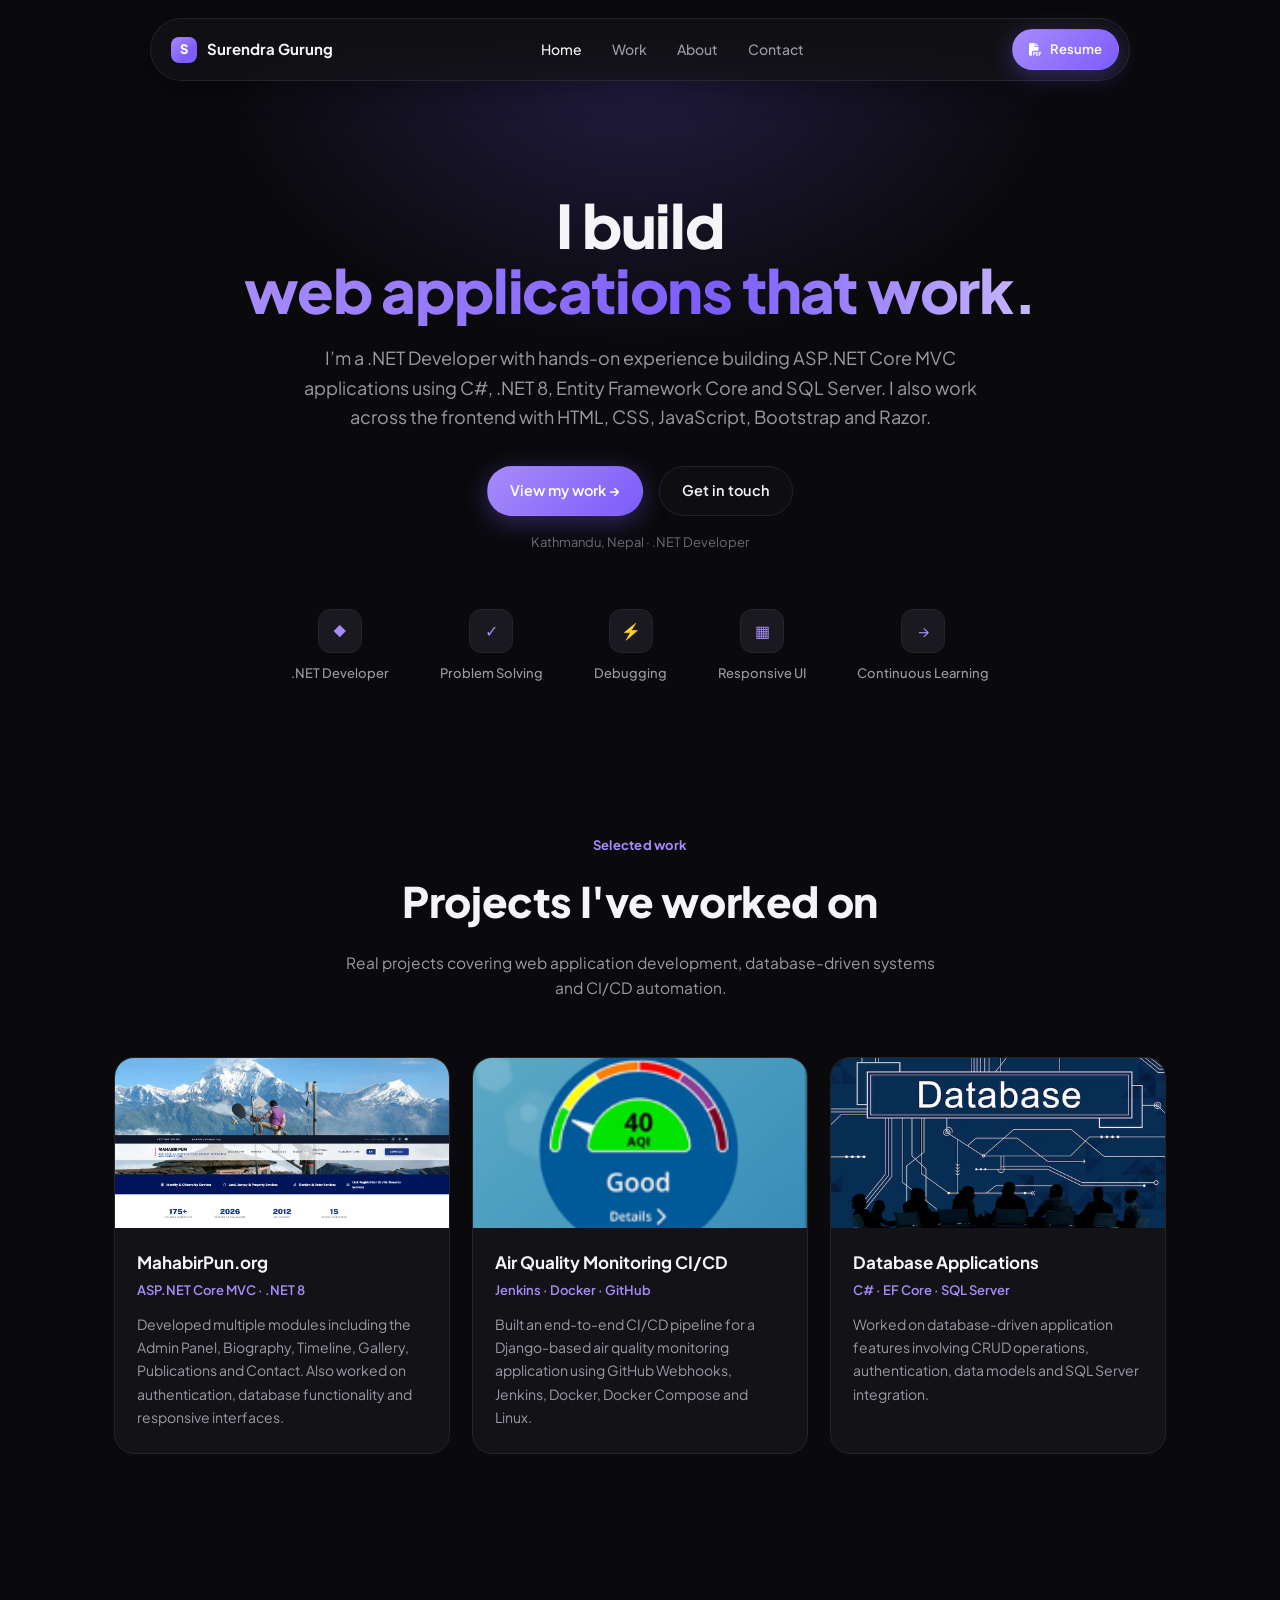
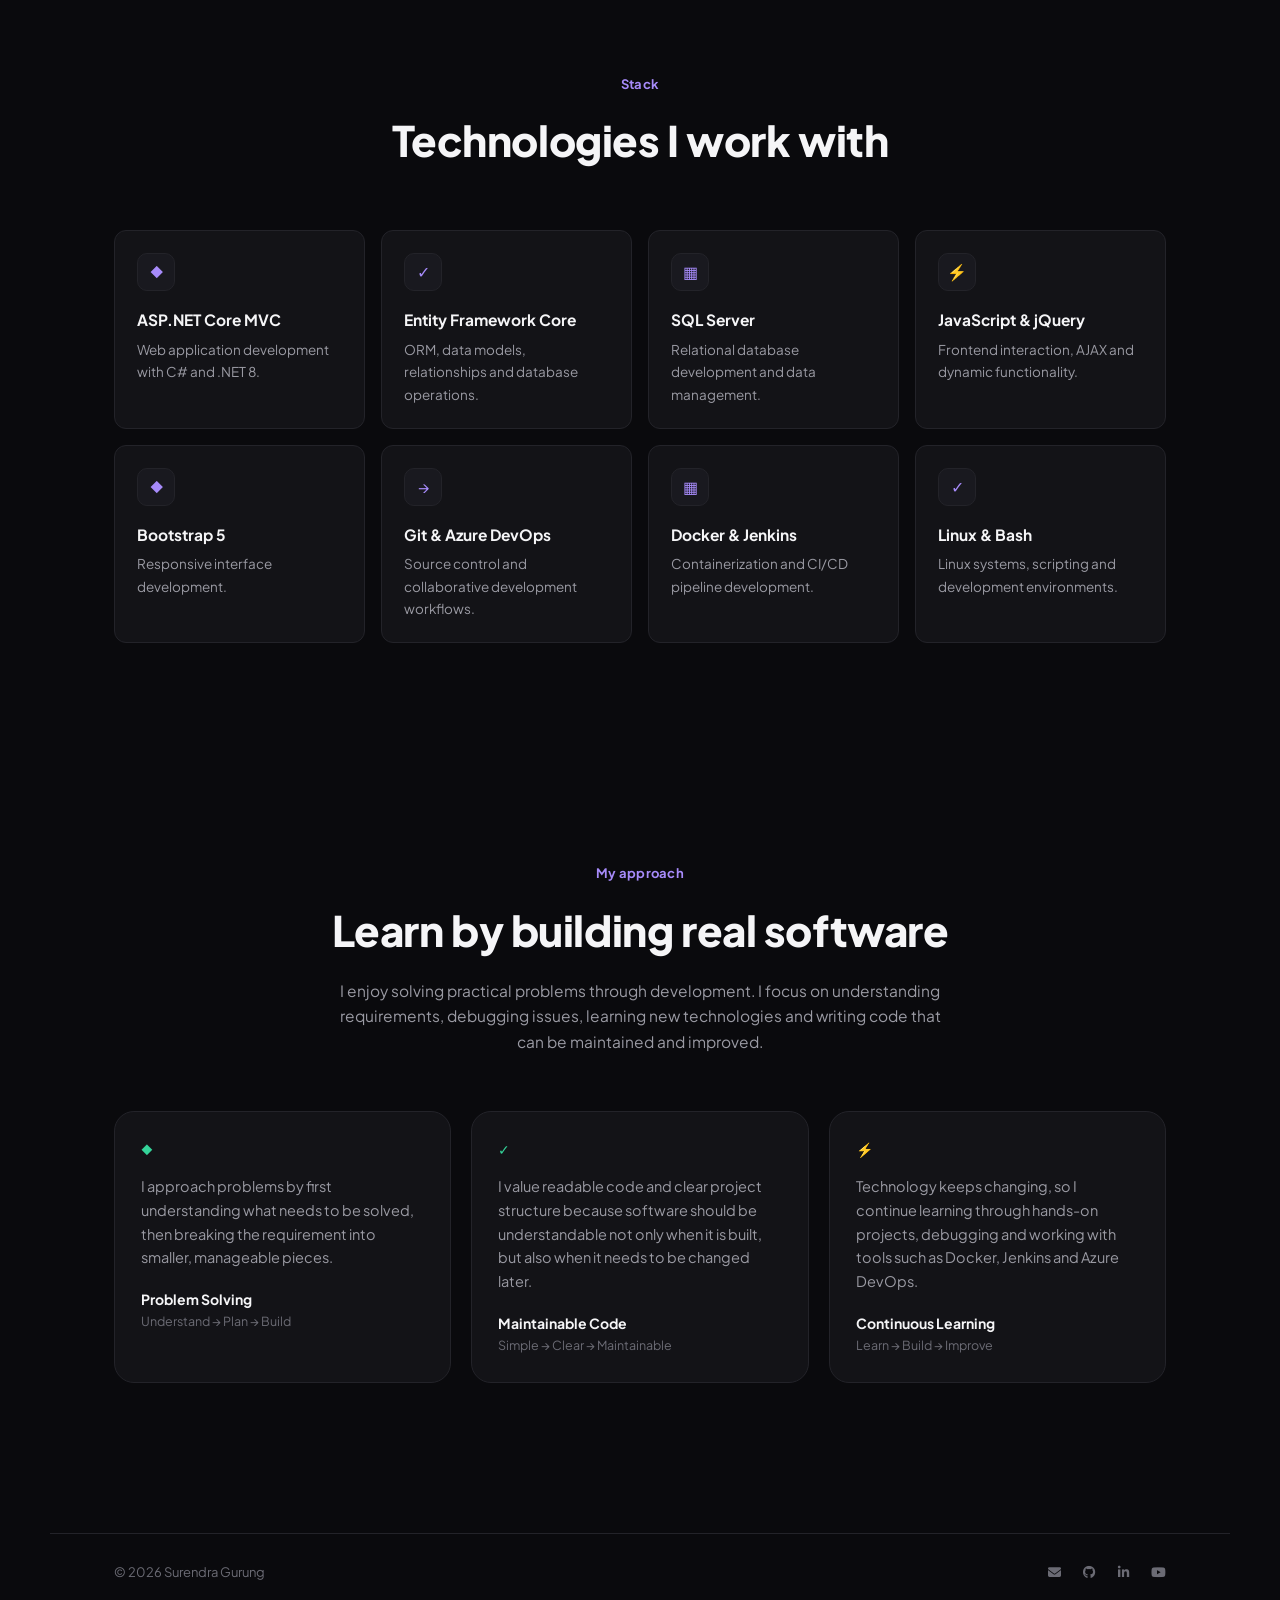
<file: index.html>
<!DOCTYPE html>
<html lang="en">

<head>
  <meta charset="UTF-8">
  <meta name="viewport" content="width=device-width, initial-scale=1.0">

  <title>Surendra Gurung </title>

  <!-- <meta name="description"
    content="Surendra Gurung is a .NET Developer experienced in ASP.NET Core MVC, C#, .NET 8, Entity Framework Core, SQL Server, JavaScript, Bootstrap, Git, Azure DevOps and Docker."> -->

  <link rel="preconnect" href="https://fonts.googleapis.com">
  <link
    href="https://fonts.googleapis.com/css2?family=Plus+Jakarta+Sans:wght@400;500;600;700;800&family=JetBrains+Mono:wght@400;500&display=swap"
    rel="stylesheet">
  <link rel="stylesheet" href="https://cdnjs.cloudflare.com/ajax/libs/font-awesome/6.7.2/css/all.min.css">
  <link rel="stylesheet" href="styles.css">
  <link rel="icon" type="image/png" href="images/FavIcon.jpg">
</head>

<body>

  <div class="nav-outer">
    <nav class="nav">

      <a href="index.html" class="logo">
        <span class="mark">S</span> Surendra Gurung
      </a>

      <ul class="nav-links">
        <li><a href="index.html">Home</a></li>
        <li><a href="work.html">Work</a></li>
        <li><a href="about.html">About</a></li>
        <li><a href="contact.html">Contact</a></li>
      </ul>

      <div class="nav-cta">
        <a href="PDF/Surendra-CV.pdf" class="btn btn-primary btn-sm" download="Surendra-Gurung-Resume.pdf">
          <i class="fa-solid fa-file-pdf"></i> Resume
        </a>

        <button class="nav-toggle" aria-label="Toggle menu">
          ≡
        </button>
      </div>

    </nav>
  </div>


  <div class="mobile-panel">
    <ul>
      <li><a href="index.html">Home</a></li>
      <li><a href="work.html">Work</a></li>
      <li><a href="about.html">About</a></li>
      <li><a href="contact.html">Contact</a></li>
    </ul>
  </div>


  <main>


    <!-- =====================================================
     HERO
===================================================== -->

    <section class="hero">

      <div class="glow"></div>

      <div class="wrap hero-inner">

        <h1>
          I build
          <br>
          <span class="gradient-text">
            web applications that work.
          </span>
        </h1>

        <p class="lead">
          I’m a .NET Developer with hands-on experience building
          ASP.NET Core MVC applications using C#, .NET 8,
          Entity Framework Core and SQL Server. I also work across
          the frontend with HTML, CSS, JavaScript, Bootstrap and Razor.
        </p>


        <div class="btn-row">

          <a href="work.html" class="btn btn-primary">
            View my work →
          </a>

          <a href="contact.html" class="btn btn-ghost">
            Get in touch
          </a>

        </div>


        <p class="caption">
          Kathmandu, Nepal · .NET Developer
        </p>


        <!-- PROJECT / TECHNOLOGY BENTO -->

        <!-- <div class="bento">

      <div class="cell c1">
        <span class="tag">
          MahabirPun.org — ASP.NET Core MVC
        </span>
      </div>

      <div class="cell c2">
        <span class="tag">
          C# — .NET 8
        </span>
      </div>

      <div class="cell c3">
        <span class="tag">
          Entity Framework Core — SQL Server
        </span>
      </div>

      <div class="cell c4">
        <span class="tag">
          Bootstrap — JavaScript — Razor
        </span>
      </div>

      <div class="cell c5">
        <span class="tag">
          Docker — Jenkins — Azure DevOps
        </span>
      </div>

    </div> -->


        <!-- HIGHLIGHTS -->

        <div class="strip">

          <div class="item">
            <div class="icon">◆</div>
            <div class="label">.NET Developer</div>
          </div>

          <div class="item">
            <div class="icon">✓</div>
            <div class="label">Problem Solving</div>
          </div>

          <div class="item">
            <div class="icon">⚡</div>
            <div class="label">Debugging</div>
          </div>

          <div class="item">
            <div class="icon">▦</div>
            <div class="label">Responsive UI</div>
          </div>

          <div class="item">
            <div class="icon">→</div>
            <div class="label">Continuous Learning</div>
          </div>

        </div>

      </div>

    </section>



    <!-- =====================================================
     EXPERIENCE
===================================================== -->

    <!-- <section>

  <div class="wrap">

    <div class="section-head">

      <div class="eyebrow" style="text-align:center;">
        Experience
      </div>

      <h2>
        Hands-on .NET development
      </h2>

      <p>
        I gained practical experience as a .NET Intern at
        Noble Idea Solution Pvt. Ltd., working on ASP.NET Core MVC
        applications, databases, authentication, frontend interfaces,
        version control and deployment-related workflows.
      </p>

    </div>


    <div class="feature-blocks">


    

      <div class="block reveal">

        <div class="visual">

          <div class="code-mock">

            <div class="l1">
              public class ProjectController
            </div>

            <div>
              &nbsp;&nbsp;: Controller
            </div>

            <div class="l2">
              {
            </div>

            <div>
              &nbsp;&nbsp;[HttpGet]
            </div>

            <div>
              &nbsp;&nbsp;public IActionResult Index()
            </div>

            <div class="l2">
              }
            </div>

          </div>

        </div>


        <div class="copy">

          <h3>
            ASP.NET Core MVC
          </h3>

          <p>
            Developed web applications using C# and ASP.NET Core MVC,
            working with controllers, Razor views, application logic,
            CRUD operations and authentication.
          </p>

        </div>

      </div>



      <div class="block reveal">

        <div class="visual v2"></div>

        <div class="copy">

          <h3>
            Entity Framework & SQL Server
          </h3>

          <p>
            Designed and worked with SQL Server databases using
            Entity Framework Core, including data models, database
            operations and application data management.
          </p>

        </div>

      </div>



      

      <div class="block reveal">

        <div class="visual v3"></div>

        <div class="copy">

          <h3>
            Frontend Development
          </h3>

          <p>
            Built responsive interfaces using Razor, HTML, CSS,
            JavaScript and Bootstrap, with jQuery and AJAX for
            interactive functionality.
          </p>

        </div>

      </div>



      

      <div class="block reveal">

        <div class="visual v4"></div>

        <div class="copy">

          <h3>
            Git, Azure DevOps & Docker
          </h3>

          <p>
            Worked with Git, GitHub and Azure DevOps for source control
            and development workflows, with hands-on exposure to Docker,
            Jenkins and deployment pipelines.
          </p>

        </div>

      </div>

    </div>

  </div>

</section> -->



    <!-- =====================================================
     SELECTED WORK
===================================================== -->

    <section>

      <div class="wrap">

        <div class="section-head">

          <div class="eyebrow" style="text-align:center;">
            Selected work
          </div>

          <h2>
            Projects I've worked on
          </h2>

          <p>
            Real projects covering web application development,
            database-driven systems and CI/CD automation.
          </p>

        </div>


        <div class="card-grid">


          <!-- MAHABIRPUN -->

          <a href="work.html" class="proj-card reveal">

            <div class="thumb t1" style="
            background-image:url('images/Biographyportal.png');
            background-size:cover;
            background-position:center;
          ">
            </div>

            <div class="body">

              <h3>
                MahabirPun.org
              </h3>

              <p class="cat">
                ASP.NET Core MVC · .NET 8
              </p>

              <p>
                Developed multiple modules including the Admin Panel,
                Biography, Timeline, Gallery, Publications and Contact.
                Also worked on authentication, database functionality
                and responsive interfaces.
              </p>

            </div>

          </a>



          <!-- CI/CD -->

          <a href="work.html" class="proj-card reveal">

            <div class="thumb t2" style="
            background-image:url('images/AQI.png');
            background-size:cover;
            background-position:center;
          "></div>

            <div class="body">

              <h3>
                Air Quality Monitoring CI/CD
              </h3>

              <p class="cat">
                Jenkins · Docker · GitHub
              </p>

              <p>
                Built an end-to-end CI/CD pipeline for a Django-based
                air quality monitoring application using GitHub Webhooks,
                Jenkins, Docker, Docker Compose and Linux.
              </p>

            </div>

          </a>



          <!-- WEB APPLICATION -->

          <a href="work.html" class="proj-card reveal">

            <div class="thumb t3" style="
            background-image:url('images/database.png');
            background-size:cover;
            background-position:center;
          "></div>

            <div class="body">

              <h3>
                Database Applications
              </h3>

              <p class="cat">
                C# · EF Core · SQL Server
              </p>

              <p>
                Worked on database-driven application features involving
                CRUD operations, authentication, data models and
                SQL Server integration.
              </p>

            </div>

          </a>

        </div>

      </div>

    </section>



    <!-- =====================================================
     STACK
===================================================== -->

    <section>

      <div class="wrap">

        <div class="section-head">

          <div class="eyebrow" style="text-align:center;">
            Stack
          </div>

          <h2>
            Technologies I work with
          </h2>

        </div>


        <div class="res-grid">


          <div class="res-card reveal">

            <div class="icon">◆</div>

            <h3>
              ASP.NET Core MVC
            </h3>

            <p>
              Web application development with C# and .NET 8.
            </p>

          </div>



          <div class="res-card reveal">

            <div class="icon">✓</div>

            <h3>
              Entity Framework Core
            </h3>

            <p>
              ORM, data models, relationships and database operations.
            </p>

          </div>



          <div class="res-card reveal">

            <div class="icon">▦</div>

            <h3>
              SQL Server
            </h3>

            <p>
              Relational database development and data management.
            </p>

          </div>



          <div class="res-card reveal">

            <div class="icon">⚡</div>

            <h3>
              JavaScript & jQuery
            </h3>

            <p>
              Frontend interaction, AJAX and dynamic functionality.
            </p>

          </div>



          <div class="res-card reveal">

            <div class="icon">◆</div>

            <h3>
              Bootstrap 5
            </h3>

            <p>
              Responsive interface development.
            </p>

          </div>



          <div class="res-card reveal">

            <div class="icon">→</div>

            <h3>
              Git & Azure DevOps
            </h3>

            <p>
              Source control and collaborative development workflows.
            </p>

          </div>



          <div class="res-card reveal">

            <div class="icon">▦</div>

            <h3>
              Docker & Jenkins
            </h3>

            <p>
              Containerization and CI/CD pipeline development.
            </p>

          </div>



          <div class="res-card reveal">

            <div class="icon">✓</div>

            <h3>
              Linux & Bash
            </h3>

            <p>
              Linux systems, scripting and development environments.
            </p>

          </div>

        </div>

      </div>

    </section>



    <!-- =====================================================
     APPROACH
===================================================== -->

    <section>

      <div class="wrap">

        <div class="section-head">

          <div class="eyebrow" style="text-align:center;">
            My approach
          </div>

          <h2>
            Learn by building real software
          </h2>

          <p>
            I enjoy solving practical problems through development.
            I focus on understanding requirements, debugging issues,
            learning new technologies and writing code that can be
            maintained and improved.
          </p>

        </div>


        <div class="testi-grid">


          <div class="testi-card reveal">

            <div class="stars">
              ◆
            </div>

            <p class="quote">
              I approach problems by first understanding what needs
              to be solved, then breaking the requirement into smaller,
              manageable pieces.
            </p>

            <div class="who">
              Problem Solving
            </div>

            <div class="when">
              Understand → Plan → Build
            </div>

          </div>



          <div class="testi-card reveal">

            <div class="stars">
              ✓
            </div>

            <p class="quote">
              I value readable code and clear project structure because
              software should be understandable not only when it is built,
              but also when it needs to be changed later.
            </p>

            <div class="who">
              Maintainable Code
            </div>

            <div class="when">
              Simple → Clear → Maintainable
            </div>

          </div>



          <div class="testi-card reveal">

            <div class="stars">
              ⚡
            </div>

            <p class="quote">
              Technology keeps changing, so I continue learning through
              hands-on projects, debugging and working with tools such as
              Docker, Jenkins and Azure DevOps.
            </p>

            <div class="who">
              Continuous Learning
            </div>

            <div class="when">
              Learn → Build → Improve
            </div>

          </div>

        </div>

      </div>

    </section>



    <!-- =====================================================
     CTA
===================================================== -->

    <!-- <section>

  <div class="wrap">

    <div class="cta-band reveal">

      <h2>
        Have a project or opportunity?
      </h2>

      <a href="contact.html" class="btn btn-primary">
        Get in touch →
      </a>

    </div>

  </div>

</section> -->

  </main>



  <!-- =====================================================
     FOOTER
===================================================== -->

  <footer>
    <div class="wrap footer-row">
      <span>© 2026 Surendra Gurung</span>
      <div class="footer-links">
        <!-- Email (Gmail) -->
        <a href="mailto:amoshtamu25@gmail.com" class="icon-link gmail" title="Email" target="_blank"
          rel="noopener noreferrer">
          <i class="fa-solid fa-envelope"></i>
        </a>

        <!-- GitHub -->
        <a href="https://github.com/Suren-grg12" class="icon-link github" title="GitHub" target="_blank"
          rel="noopener noreferrer">
          <i class="fa-brands fa-github"></i>
        </a>

        <!-- LinkedIn -->
        <a href="https://www.linkedin.com/in/surendra-gurung-a97ab1424/" class="icon-link linkedin" title="LinkedIn"
          target="_blank" rel="noopener noreferrer">
          <i class="fa-brands fa-linkedin-in"></i>
        </a>

        <!-- YouTube (Optional placeholder - remove if not needed) -->
        <a href="https://www.youtube.com/@Ardnerus-official" class="icon-link youtube" title="YouTube" target="_blank"
          rel="noopener noreferrer">
          <i class="fa-brands fa-youtube"></i>
        </a>
      </div>
    </div>
  </footer>


  <script src="script.js"></script>

</body>

</html>
</file>
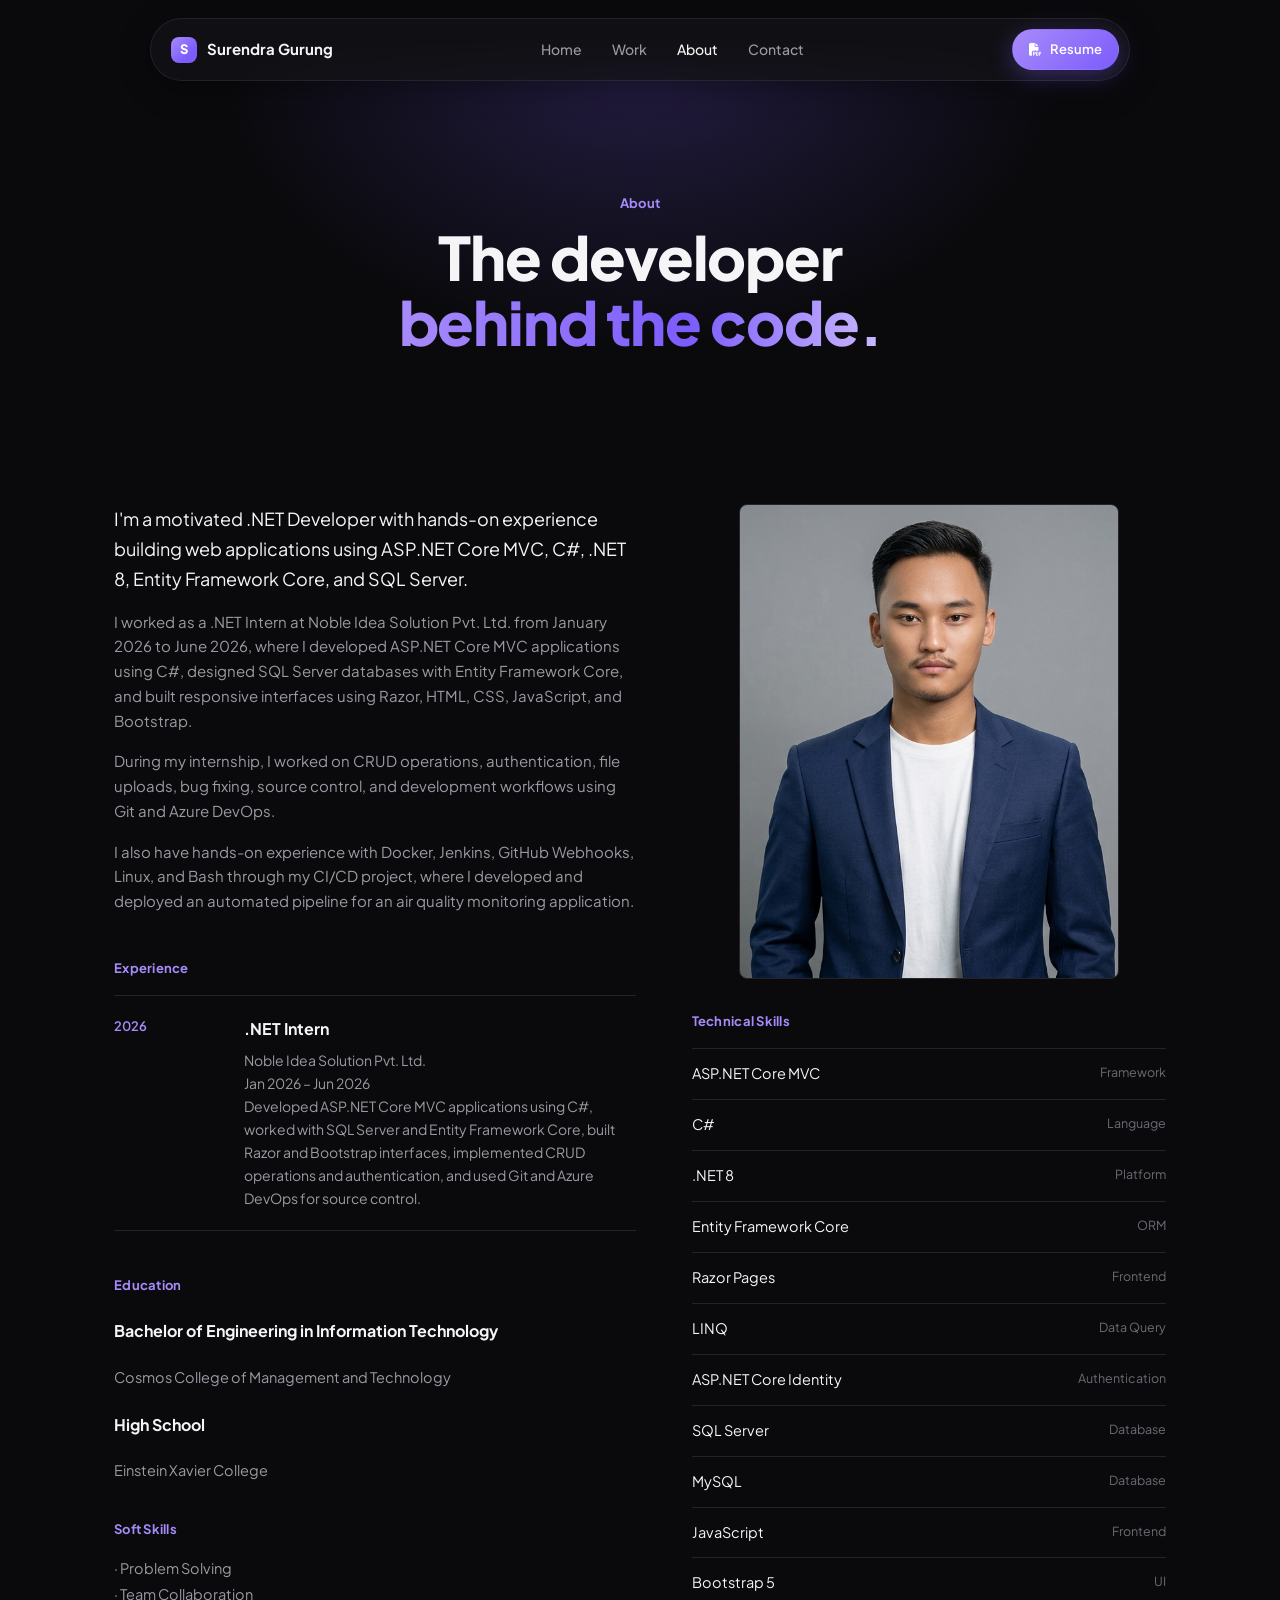
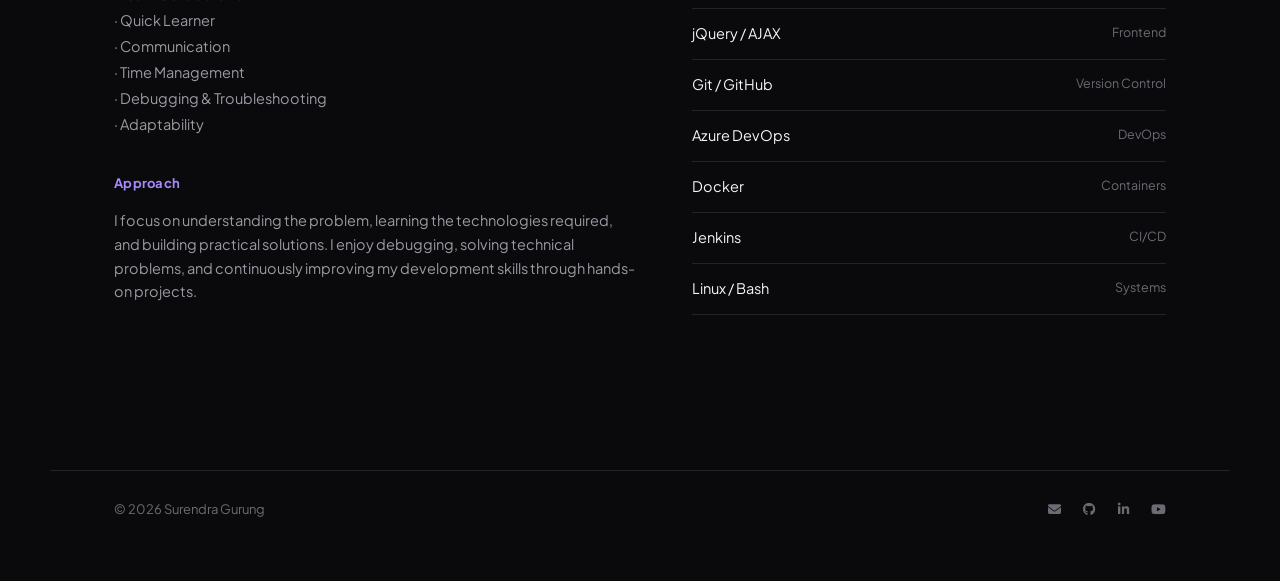
<file: about.html>
<!DOCTYPE html>
<html lang="en">

<head>
  <meta charset="UTF-8">
  <meta name="viewport" content="width=device-width, initial-scale=1.0">

  <title>About</title>

  <!-- <meta name="description"
    content="About Surendra Gurung, a .NET Developer with experience in ASP.NET Core MVC, C#, .NET 8, Entity Framework Core, SQL Server, JavaScript, Bootstrap and DevOps."> -->

  <link rel="preconnect" href="https://fonts.googleapis.com">

  <link
    href="https://fonts.googleapis.com/css2?family=Plus+Jakarta+Sans:wght@400;500;600;700;800&family=JetBrains+Mono:wght@400;500&display=swap"
    rel="stylesheet">
  <link rel="stylesheet" href="https://cdnjs.cloudflare.com/ajax/libs/font-awesome/6.7.2/css/all.min.css">

  <link rel="stylesheet" href="styles.css">
  <link rel="icon" type="image/png" href="images/FavIcon.jpg">
</head>

<body>

  <div class="nav-outer">
    <nav class="nav">

      <a href="index.html" class="logo">
        <span class="mark">S</span> Surendra Gurung
      </a>

      <ul class="nav-links">
        <li><a href="index.html">Home</a></li>
        <li><a href="work.html">Work</a></li>
        <li><a href="about.html">About</a></li>
        <li><a href="contact.html">Contact</a></li>
      </ul>

      <div class="nav-cta">

        <a href="PDF/Surendra-CV.pdf" class="btn btn-primary btn-sm" download="Surendra-Gurung-Resume.pdf">
          <i class="fa-solid fa-file-pdf"></i> Resume
        </a>

        <button class="nav-toggle" aria-label="Toggle menu">
          ≡
        </button>

      </div>

    </nav>
  </div>


  <div class="mobile-panel">
    <ul>
      <li><a href="index.html">Home</a></li>
      <li><a href="work.html">Work</a></li>
      <li><a href="about.html">About</a></li>
      <li><a href="contact.html">Contact</a></li>
    </ul>
  </div>


  <main>

    <!-- =========================
       HERO
  ========================== -->

    <section class="hero" style="padding-bottom: 20px;">

      <div class="glow"></div>

      <div class="wrap hero-inner">

        <div class="eyebrow">
          About
        </div>

        <h1>
          The developer<br>
          <span class="gradient-text">
            behind the code.
          </span>
        </h1>

      </div>

    </section>


    <!-- =========================
       ABOUT
  ========================== -->

    <section>

      <div class="wrap about-grid">

        <!-- LEFT SIDE: intro, experience, education, soft skills, approach -->

        <div>

          <p class="intro">
            I'm a motivated .NET Developer with hands-on experience
            building web applications using ASP.NET Core MVC, C#,
            .NET 8, Entity Framework Core, and SQL Server.
          </p>

          <p>
            I worked as a .NET Intern at Noble Idea Solution Pvt. Ltd.
            from January 2026 to June 2026, where I developed
            ASP.NET Core MVC applications using C#, designed
            SQL Server databases with Entity Framework Core,
            and built responsive interfaces using Razor, HTML,
            CSS, JavaScript, and Bootstrap.
          </p>

          <p>
            During my internship, I worked on CRUD operations,
            authentication, file uploads, bug fixing, source control,
            and development workflows using Git and Azure DevOps.
          </p>

          <p>
            I also have hands-on experience with Docker, Jenkins,
            GitHub Webhooks, Linux, and Bash through my CI/CD project,
            where I developed and deployed an automated pipeline
            for an air quality monitoring application.
          </p>


          <!-- EXPERIENCE -->

          <div class="eyebrow" style="margin-top:44px;">
            Experience
          </div>

          <ul class="timeline" style="margin-top:16px;">

            <li>

              <span class="when">
                2026
              </span>

              <div>

                <h4>
                  .NET Intern
                </h4>

                <p>
                  Noble Idea Solution Pvt. Ltd.
                  <br>
                  Jan 2026 – Jun 2026
                </p>

                <p>
                  Developed ASP.NET Core MVC applications using C#,
                  worked with SQL Server and Entity Framework Core,
                  built Razor and Bootstrap interfaces, implemented
                  CRUD operations and authentication, and used Git
                  and Azure DevOps for source control.
                </p>

              </div>

            </li>
          </ul>


          <!-- EDUCATION -->

          <div class="eyebrow" style="margin-top:44px;">
            Education
          </div>

          <div style="margin-top:16px;">

            <h4>
              Bachelor of Engineering in Information Technology
            </h4>

            <p style="
            color:var(--text-muted);
            margin-top:6px;
            font-size:14.5px;
          ">
              Cosmos College of Management and Technology
            </p>

          </div>

          <div style="margin-top:22px;">

            <h4>
              High School
            </h4>

            <p style="
            color:var(--text-muted);
            margin-top:6px;
            font-size:14.5px;
          ">
              Einstein Xavier College
            </p>

          </div>


          <!-- SOFT SKILLS -->

          <div class="eyebrow" style="margin-top:36px;">
            Soft Skills
          </div>

          <!-- <p style="
  color:var(--text-muted);
  margin-top:14px;
  font-size:14.5px;
  line-height:1.9;">
            Problem Solving · Team Collaboration · Quick Learner ·
            Communication · Time Management · Debugging & Troubleshooting · Adaptability
          </p> -->
          <p style="
  color:var(--text-muted);
  margin-top:14px;
  font-size:14.5px;
  line-height:1.8;">
  · Problem Solving<br>
  · Team Collaboration<br>
  · Quick Learner<br>
  · Communication<br>
  · Time Management<br>
  · Debugging & Troubleshooting<br>
  · Adaptability
</p>


          <!-- APPROACH -->

          <div class="eyebrow" style="margin-top:36px;">
            Approach
          </div>

          <p style="
          color:var(--text-muted);
          margin-top:14px;
          font-size:14.5px;
        ">
            I focus on understanding the problem, learning the
            technologies required, and building practical solutions.
            I enjoy debugging, solving technical problems, and
            continuously improving my development skills through
            hands-on projects.
          </p>

        </div>


        <!-- RIGHT SIDE: photo + technical skills -->

        <div>

          <!-- PHOTO -->

          <div class="about-photo">
            <img src="images/aRDNERUS.jpg" alt="Surendra Gurung">
          </div>


          <!-- SKILLS -->

          <div class="eyebrow">
            Technical Skills
          </div>

          <ul class="stack-list" style="margin-top:16px;">

            <li>
              <span>ASP.NET Core MVC</span>
              <span class="role">Framework</span>
            </li>

            <li>
              <span>C#</span>
              <span class="role">Language</span>
            </li>

            <li>
              <span>.NET 8</span>
              <span class="role">Platform</span>
            </li>

            <li>
              <span>Entity Framework Core</span>
              <span class="role">ORM</span>
            </li>

            <li>
              <span>Razor Pages</span>
              <span class="role">Frontend</span>
            </li>

            <li>
              <span>LINQ</span>
              <span class="role">Data Query</span>
            </li>

            <li>
              <span>ASP.NET Core Identity</span>
              <span class="role">Authentication</span>
            </li>

            <li>
              <span>SQL Server</span>
              <span class="role">Database</span>
            </li>

            <li>
              <span>MySQL</span>
              <span class="role">Database</span>
            </li>

            <li>
              <span>JavaScript</span>
              <span class="role">Frontend</span>
            </li>

            <li>
              <span>Bootstrap 5</span>
              <span class="role">UI</span>
            </li>

            <li>
              <span>jQuery / AJAX</span>
              <span class="role">Frontend</span>
            </li>

            <li>
              <span>Git / GitHub</span>
              <span class="role">Version Control</span>
            </li>

            <li>
              <span>Azure DevOps</span>
              <span class="role">DevOps</span>
            </li>

            <li>
              <span>Docker</span>
              <span class="role">Containers</span>
            </li>

            <li>
              <span>Jenkins</span>
              <span class="role">CI/CD</span>
            </li>

            <li>
              <span>Linux / Bash</span>
              <span class="role">Systems</span>
            </li>

          </ul>

        </div>

      </div>

    </section>


    <!-- =========================
       CTA
  ========================== -->

    <!-- <section>

      <div class="wrap">

        <div class="cta-band reveal">

          <h2>
            Have an idea worth building?
          </h2>

          <a href="contact.html" class="btn btn-primary">
            Let's talk →
          </a>

        </div>

      </div>

    </section> -->

  </main>


  <!-- =========================
     FOOTER
========================== -->

  <footer>
    <div class="wrap footer-row">
      <span>© 2026 Surendra Gurung</span>
      <div class="footer-links">
        <!-- Email (Gmail) -->
        <a href="mailto:amoshtamu25@gmail.com" class="icon-link gmail" title="Email" target="_blank"
          rel="noopener noreferrer">
          <i class="fa-solid fa-envelope"></i>
        </a>

        <!-- GitHub -->
        <a href="https://github.com/Suren-grg12" class="icon-link github" title="GitHub" target="_blank"
          rel="noopener noreferrer">
          <i class="fa-brands fa-github"></i>
        </a>

        <!-- LinkedIn -->
        <a href="https://www.linkedin.com/in/surendra-gurung-a97ab1424/" class="icon-link linkedin" title="LinkedIn"
          target="_blank" rel="noopener noreferrer">
          <i class="fa-brands fa-linkedin-in"></i>
        </a>

        <!-- YouTube (Optional placeholder - remove if not needed) -->
        <a href="https://www.youtube.com/@Ardnerus-official" class="icon-link youtube" title="YouTube" target="_blank"
          rel="noopener noreferrer">
          <i class="fa-brands fa-youtube"></i>
        </a>
      </div>
    </div>
  </footer>


  <script src="script.js"></script>

</body>

</html>
</file>
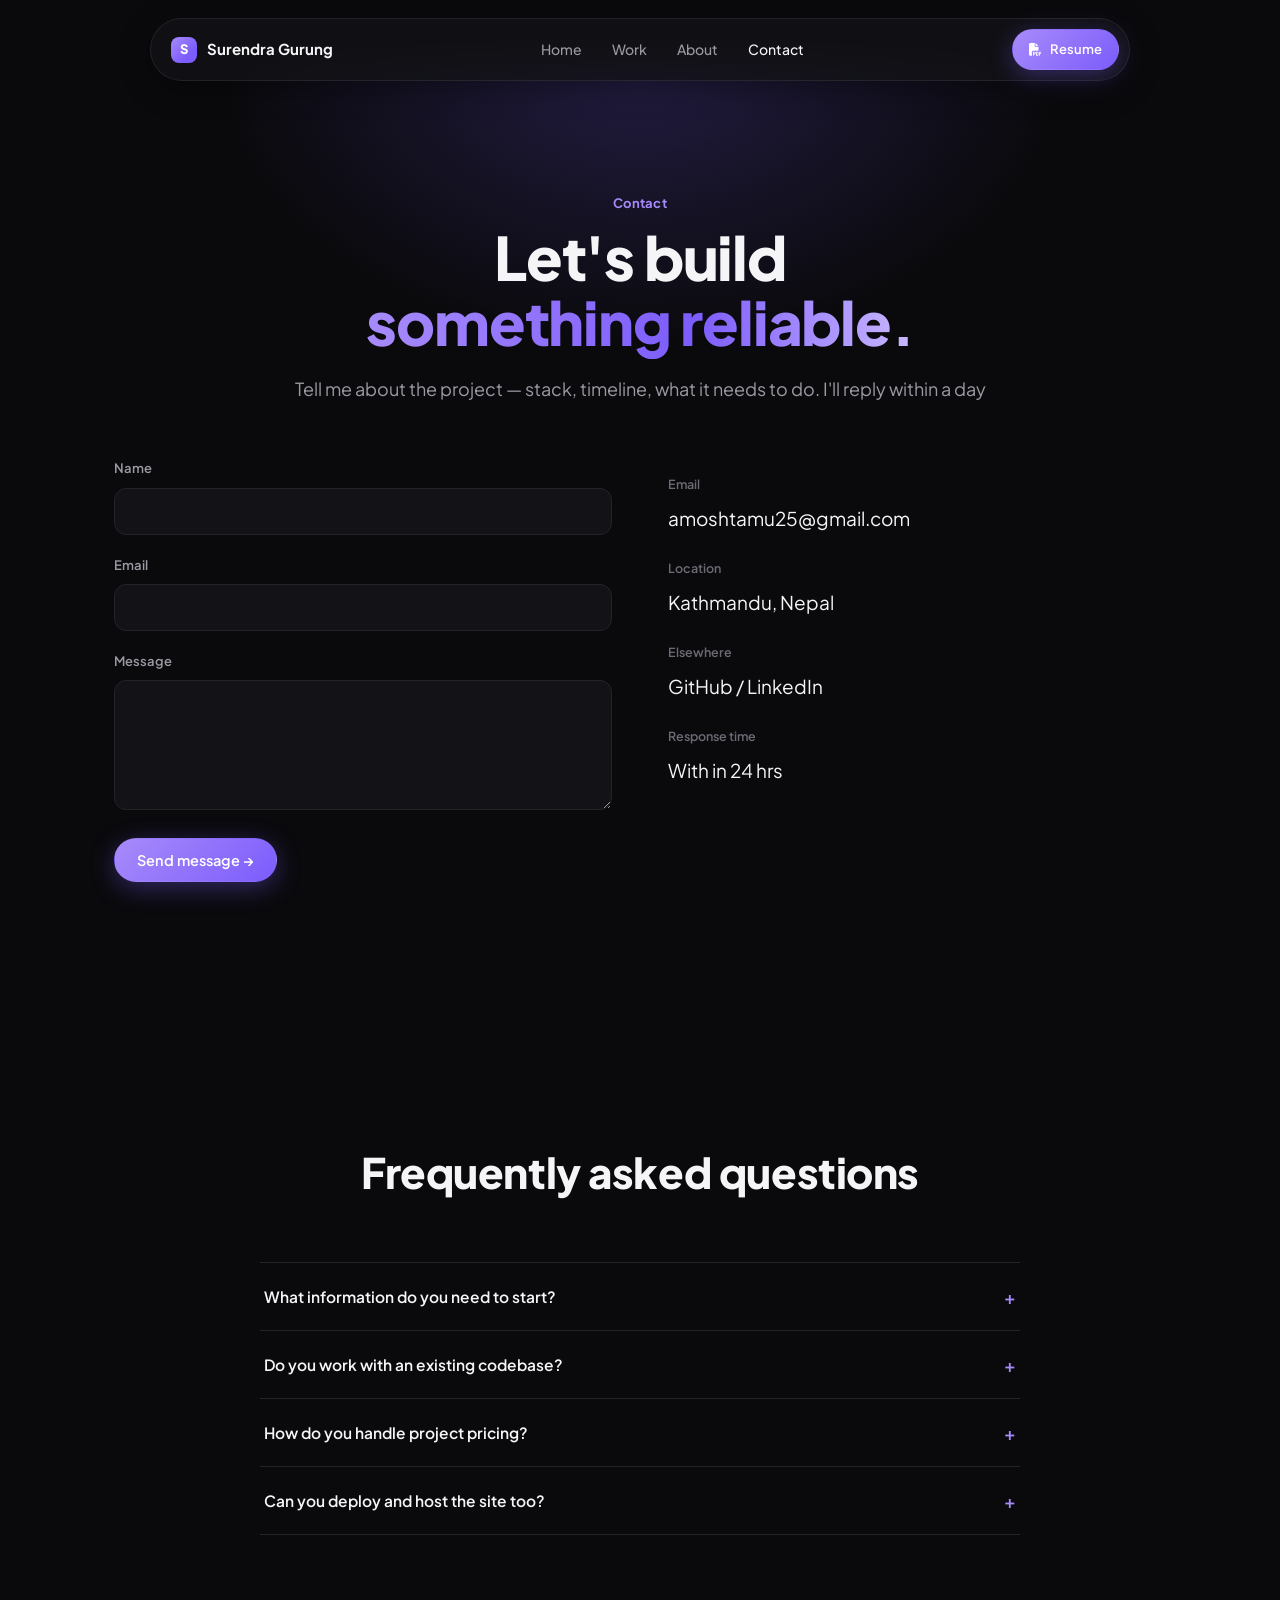
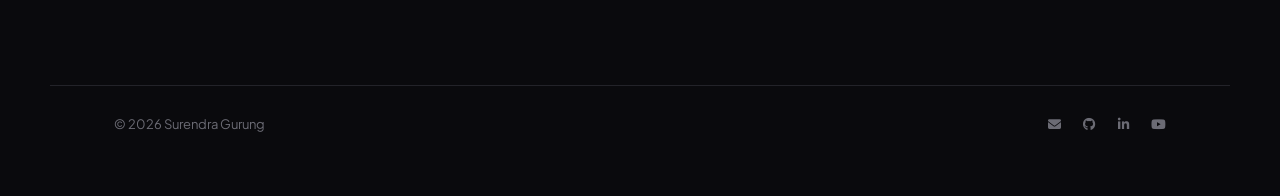
<file: contact.html>
<!DOCTYPE html>
<html lang="en">

<head>
  <meta charset="UTF-8">
  <meta name="viewport" content="width=device-width, initial-scale=1.0">
  <title>Contact</title>
  <!-- <meta name="description" content="Get in touch with N. Karki about a web development project."> -->
  <link rel="preconnect" href="https://fonts.googleapis.com">
  <link
    href="https://fonts.googleapis.com/css2?family=Plus+Jakarta+Sans:wght@400;500;600;700;800&family=JetBrains+Mono:wght@400;500&display=swap"
    rel="stylesheet">
  <link rel="stylesheet" href="https://cdnjs.cloudflare.com/ajax/libs/font-awesome/6.7.2/css/all.min.css">
  <link rel="stylesheet" href="styles.css">
  <link rel="icon" type="image/png" href="images/FavIcon.jpg">
</head>

<body>

  <div class="nav-outer">
    <nav class="nav">
      <a href="index.html" class="logo"><span class="mark">S</span> Surendra Gurung</a>
      <ul class="nav-links">
        <li><a href="index.html">Home</a></li>
        <li><a href="work.html">Work</a></li>
        <li><a href="about.html">About</a></li>
        <li><a href="contact.html">Contact</a></li>
      </ul>
      <div class="nav-cta">
        <a href="PDF/Surendra-CV.pdf" class="btn btn-primary btn-sm" download="Surendra-Gurung-Resume.pdf">
          <i class="fa-solid fa-file-pdf"></i> Resume
        </a>
        <button class="nav-toggle" aria-label="Toggle menu">≡</button>
      </div>
    </nav>
  </div>
  <div class="mobile-panel">
    <ul>
      <li><a href="index.html">Home</a></li>
      <li><a href="work.html">Work</a></li>
      <li><a href="about.html">About</a></li>
      <li><a href="contact.html">Contact</a></li>
    </ul>
  </div>

  <main>
    <section class="hero" style="padding-bottom: 10px;">
      <div class="glow"></div>
      <div class="wrap hero-inner">
        <div class="eyebrow">Contact</div>
        <h1>Let's build<br><span class="gradient-text">something reliable.</span></h1>
        <p class="lead">Tell me about the project — stack, timeline, what it needs to do. I'll reply within a day</p>
      </div>
    </section>

    <section style="padding-top: 10px;">
      <div class="wrap contact-grid">
        <form id="contact-form" novalidate>
          <div class="field">
            <label for="name">Name</label>
            <input type="text" id="name" name="name" required>
          </div>
          <div class="field">
            <label for="email">Email</label>
            <input type="email" id="email" name="email" required>
          </div>
          <div class="field">
            <label for="message">Message</label>
            <textarea id="message" name="message" required></textarea>
          </div>
          <button type="submit" class="btn btn-primary">Send message →</button>
          <p class="form-status" aria-live="polite"></p>
        </form>

        <div>
          <dl class="contact-info">
            <dt>Email</dt>
            <dd><a href="mailto:amoshtamu25@gmail.com">amoshtamu25@gmail.com</a></dd>
            <dt>Location</dt>
            <dd>Kathmandu, Nepal</dd>
            <dt>Elsewhere</dt>
            <dd><a href="https://github.com/Suren-grg12">GitHub</a> / <a
                href="https://www.linkedin.com/in/surendra-gurung-a97ab1424/">LinkedIn</a></dd>
            <dt>Response time</dt>
            <dd>With in 24 hrs</dd>
          </dl>
        </div>
      </div>
    </section>

    <section>
      <div class="wrap">
        <div class="section-head">
          <h2>Frequently asked questions</h2>
        </div>
        <div class="faq">
          <div class="faq-item">
            <button class="faq-q">What information do you need to start? <span class="plus">+</span></button>
            <div class="faq-a">
              <p>A short brief of what the site needs to do, any pages or features you already know you want, and a
                rough timeline. We can refine scope together after that.</p>
            </div>
          </div>
          <div class="faq-item">
            <button class="faq-q">Do you work with an existing codebase? <span class="plus">+</span></button>
            <div class="faq-a">
              <p>Yes — fixes, features, and refactors on an existing ASP.NET Core MVC or general web project are all in
                scope, not just new builds.</p>
            </div>
          </div>
          <div class="faq-item">
            <button class="faq-q">How do you handle project pricing? <span class="plus">+</span></button>
            <div class="faq-a">
              <p>Depends on scope — fixed price for well-defined projects, hourly for ongoing or open-ended work. We'll
                agree on this before starting.</p>
            </div>
          </div>
          <div class="faq-item">
            <button class="faq-q">Can you deploy and host the site too? <span class="plus">+</span></button>
            <div class="faq-a">
              <p>Yes — I can set up hosting and your domain, or hand off a deploy-ready project to your existing
                infrastructure.</p>
            </div>
          </div>
        </div>
      </div>
    </section>
  </main>

  <footer>
    <div class="wrap footer-row">
      <span>© 2026 Surendra Gurung</span>
      <div class="footer-links">
        
        <a href="mailto:amoshtamu25@gmail.com" class="icon-link gmail" title="Email" target="_blank"
          rel="noopener noreferrer">
          <i class="fa-solid fa-envelope"></i>
        </a>

      
        <a href="https://github.com/Suren-grg12" class="icon-link github" title="GitHub" target="_blank"
          rel="noopener noreferrer">
          <i class="fa-brands fa-github"></i>
        </a>

       
        <a href="https://www.linkedin.com/in/surendra-gurung-a97ab1424/" class="icon-link linkedin" title="LinkedIn"
          target="_blank" rel="noopener noreferrer">
          <i class="fa-brands fa-linkedin-in"></i>
        </a>

        
        <a href="https://www.youtube.com/@Ardnerus-official" class="icon-link youtube" title="YouTube" target="_blank"
          rel="noopener noreferrer">
          <i class="fa-brands fa-youtube"></i>
        </a>
      </div>
    </div>
  </footer>

  <script src="script.js"></script>
</body>

</html>
</file>
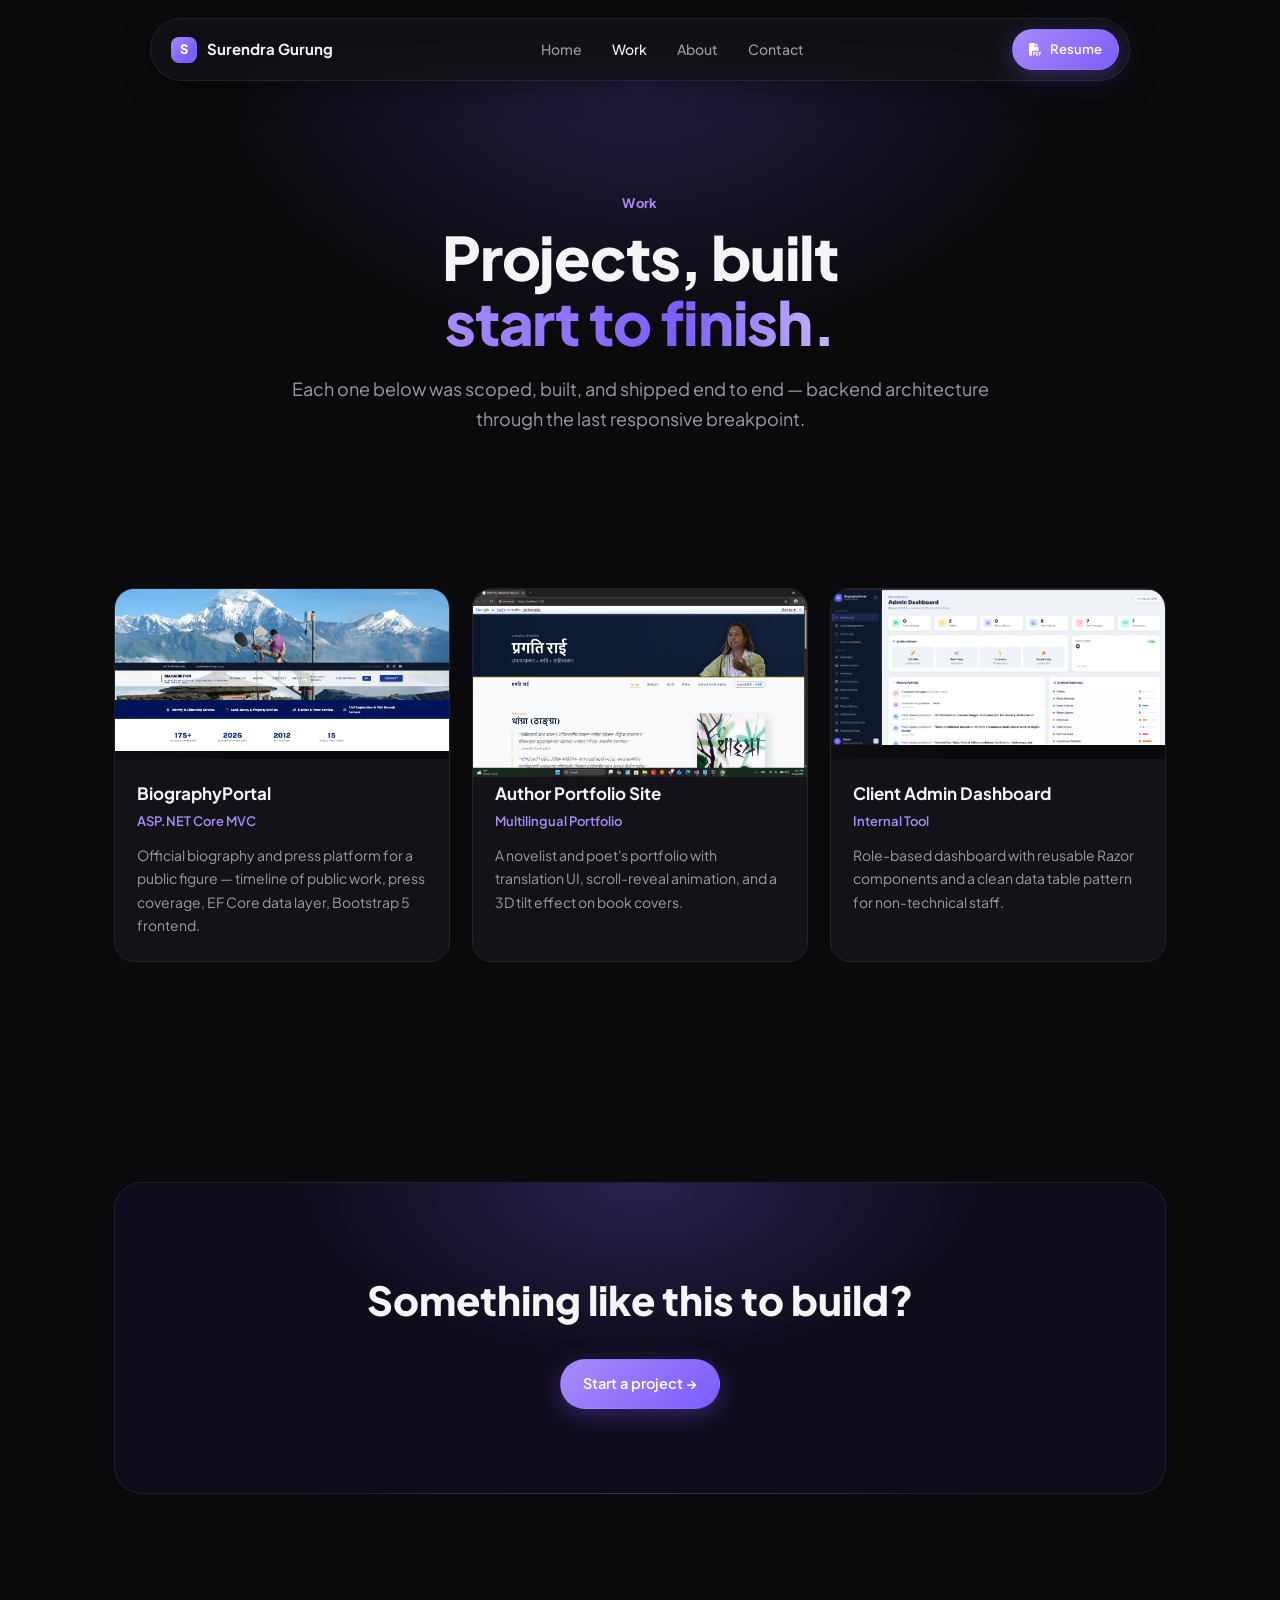
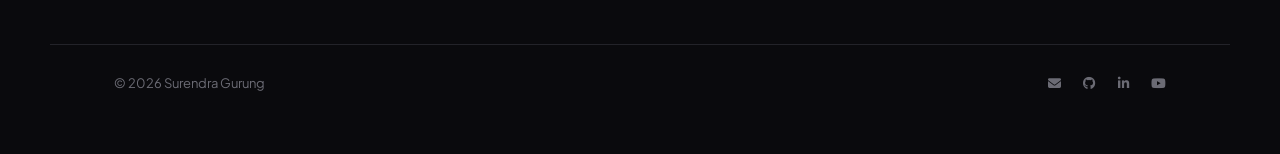
<file: work.html>
<!DOCTYPE html>
<html lang="en">

<head>
  <meta charset="UTF-8">
  <meta name="viewport" content="width=device-width, initial-scale=1.0">
  <title>Work</title>
  <!-- <meta name="description" content="Selected web development projects by Surendra Gurung."> -->
  <link rel="preconnect" href="https://fonts.googleapis.com">
  <link
    href="https://fonts.googleapis.com/css2?family=Plus+Jakarta+Sans:wght@400;500;600;700;800&family=JetBrains+Mono:wght@400;500&display=swap"
    rel="stylesheet">
  <link rel="stylesheet" href="https://cdnjs.cloudflare.com/ajax/libs/font-awesome/6.7.2/css/all.min.css">
  <link rel="stylesheet" href="styles.css">
  <link rel="icon" type="image/png" href="images/FavIcon.jpg">
</head>

<body>

  <div class="nav-outer">
    <nav class="nav">
      <a href="index.html" class="logo"><span class="mark">S</span> Surendra Gurung</a>
      <ul class="nav-links">
        <li><a href="index.html">Home</a></li>
        <li><a href="work.html">Work</a></li>
        <li><a href="about.html">About</a></li>
        <li><a href="contact.html">Contact</a></li>
      </ul>
      <div class="nav-cta">
        <a href="PDF/Surendra-CV.pdf" class="btn btn-primary btn-sm" download="Surendra-Gurung-Resume.pdf">
          <i class="fa-solid fa-file-pdf"></i> Resume
        </a>
        <button class="nav-toggle" aria-label="Toggle menu">≡</button>
      </div>
    </nav>
  </div>
  <div class="mobile-panel">
    <ul>
      <li><a href="index.html">Home</a></li>
      <li><a href="work.html">Work</a></li>
      <li><a href="about.html">About</a></li>
      <li><a href="contact.html">Contact</a></li>
    </ul>
  </div>

  <main>
    <section class="hero" style="padding-bottom: 10px;">
      <div class="glow"></div>
      <div class="wrap hero-inner">
        <div class="eyebrow">Work</div>
        <h1>Projects, built<br><span class="gradient-text">start to finish.</span></h1>
        <p class="lead">Each one below was scoped, built, and shipped end to end — backend architecture through the last
          responsive breakpoint.</p>
      </div>
    </section>

    <section>
      <div class="wrap">
        <div class="card-grid">
          <a href="https://mahabirpun.org/" class="proj-card reveal">
            <div class="thumb t1"><img src="images/Biographyportal.png"></div>
            <div class="body">
              <h3>BiographyPortal</h3>
              <p class="cat">ASP.NET Core MVC</p>
              <p>Official biography and press platform for a public figure — timeline of public work, press coverage, EF
                Core data layer, Bootstrap 5 frontend.</p>
            </div>
          </a>
          <a href="https://pragatirai.nobleidea.com/" class="proj-card reveal">
            <div class="thumb t2"><img src="images/paragatirai.png"></div>
            <div class="body">
              <h3>Author Portfolio Site</h3>
              <p class="cat">Multilingual Portfolio</p>
              <p>A novelist and poet's portfolio with translation UI, scroll-reveal animation, and a 3D tilt effect on
                book covers.</p>
            </div>
          </a>
          <a href="https://mahabirpun.org/Admin/" class="proj-card reveal">
            <div class="thumb t3"><img src="images/Admin.png"></div>
            <div class="body">
              <h3>Client Admin Dashboard</h3>
              <p class="cat">Internal Tool</p>
              <p>Role-based dashboard with reusable Razor components and a clean data table pattern for non-technical
                staff.</p>
            </div>
          </a>
          <!-- <a href="contact.html" class="proj-card reveal">
            <div class="thumb t4"></div>
            <div class="body">
              <h3>Small Business Landing Site</h3>
              <p class="cat">Marketing Site</p>
              <p>Single-page marketing site with a contact form, service breakdown, and mobile-first layout on Bootstrap
                5.</p>
            </div>
          </a>
          <a href="contact.html" class="proj-card reveal">
            <div class="thumb t5"></div>
            <div class="body">
              <h3>Internal Tooling</h3>
              <p class="cat">MVC Utility App</p>
              <p>Content-update tracker for a client's site, with a lightweight approval workflow built on ASP.NET Core.
              </p>
            </div>
          </a>
          <a href="contact.html" class="proj-card reveal">
            <div class="thumb t6"></div>
            <div class="body">
              <h3>UI Component Cleanup</h3>
              <p class="cat">Frontend Refactor</p>
              <p>Refactor of a legacy Bootstrap frontend into consistent, reusable partials with fixed mobile navbar
                behavior.</p>
            </div> -->
          </a>
        </div>
      </div>
    </section>

    <section>
      <div class="wrap">
        <div class="cta-band reveal">
          <h2>Something like this to build?</h2>
          <a href="contact.html" class="btn btn-primary">Start a project →</a>
        </div>
      </div>
    </section>
  </main>

  <footer>
    <div class="wrap footer-row">
      <span>© 2026 Surendra Gurung</span>
      <div class="footer-links">
        <!-- Email (Gmail) -->
        <a href="mailto:amoshtamu25@gmail.com" class="icon-link gmail" title="Email" target="_blank"
          rel="noopener noreferrer">
          <i class="fa-solid fa-envelope"></i>
        </a>

        <!-- GitHub -->
        <a href="https://github.com/Suren-grg12" class="icon-link github" title="GitHub" target="_blank"
          rel="noopener noreferrer">
          <i class="fa-brands fa-github"></i>
        </a>

        <!-- LinkedIn -->
        <a href="https://www.linkedin.com/in/surendra-gurung-a97ab1424/" class="icon-link linkedin" title="LinkedIn"
          target="_blank" rel="noopener noreferrer">
          <i class="fa-brands fa-linkedin-in"></i>
        </a>

        <!-- YouTube (Optional placeholder - remove if not needed) -->
        <a href="https://www.youtube.com/@Ardnerus-official" class="icon-link youtube" title="YouTube" target="_blank"
          rel="noopener noreferrer">
          <i class="fa-brands fa-youtube"></i>
        </a>
      </div>
    </div>
  </footer>

  <script src="script.js"></script>
</body>

</html>
</file>
<file: styles.css>
/* ============================================================
   Design tokens — dark / violet system
   ============================================================ */
:root{
  --bg: #0A0A0D;
  --surface: #131317;
  --surface-2: #19191F;
  --border: #232329;
  --border-soft: rgba(255,255,255,0.08);
  --text: #F5F5F7;
  --text-muted: #9A9AA3;
  --text-dim: #6B6B74;

  --violet: #7C5CFC;
  --violet-light: #A78BFA;
  --violet-dim: #3A2E6E;
  --mint: #34D399;

  --font-display: 'Plus Jakarta Sans', sans-serif;
  --font-body: 'Plus Jakarta Sans', sans-serif;

  --maxw: 1180px;
  --pad: clamp(20px, 5vw, 64px);
  --radius: 20px;
  --radius-sm: 12px;
}

*{ box-sizing: border-box; }
html{ scroll-behavior: smooth; }

body{
  margin: 0;
  background: var(--bg);
  color: var(--text);
  font-family: var(--font-body);
  font-size: 16px;
  line-height: 1.65;
  -webkit-font-smoothing: antialiased;
  overflow-x: hidden;
}

@media (prefers-reduced-motion: reduce){
  html{ scroll-behavior: auto; }
  *{ animation-duration: 0.001ms !important; animation-iteration-count: 1 !important; transition-duration: 0.001ms !important; }
}

a{ color: inherit; text-decoration: none; }
img{ max-width: 100%; display: block; }
button{ font-family: inherit; cursor: pointer; }

::selection{ background: var(--violet); color: #fff; }

:focus-visible{
  outline: 2px solid var(--violet-light);
  outline-offset: 3px;
  border-radius: 4px;
}

.wrap{
  max-width: var(--maxw);
  margin: 0 auto;
  padding-left: var(--pad);
  padding-right: var(--pad);
}

.glow{
  position: absolute;
  inset: 0;
  pointer-events: none;
  z-index: 0;
  background:
    radial-gradient(600px 400px at 50% 0%, rgba(124,92,252,0.22), transparent 70%);
}

.eyebrow{
  font-size: 13px;
  font-weight: 700;
  letter-spacing: 0.02em;
  color: var(--violet-light);
  margin: 0 0 10px;
}

.gradient-text{
  background: linear-gradient(90deg, var(--violet-light), var(--violet) 60%, #C9B8FF);
  -webkit-background-clip: text;
  background-clip: text;
  color: transparent;
}

/* ============================================================
   Floating pill nav
   ============================================================ */
.nav-outer{
  position: sticky;
  top: 18px;
  z-index: 100;
  display: flex;
  justify-content: center;
  padding: 0 var(--pad);
}
.nav{
  width: 100%;
  max-width: 980px;
  display: flex;
  align-items: center;
  justify-content: space-between;
  gap: 24px;
  padding: 10px 10px 10px 20px;
  background: rgba(19,19,23,0.75);
  backdrop-filter: blur(16px);
  border: 1px solid var(--border-soft);
  border-radius: 999px;
  box-shadow: 0 8px 30px rgba(0,0,0,0.35);
}
.logo{
  display: flex;
  align-items: center;
  gap: 10px;
  font-weight: 700;
  font-size: 15px;
  white-space: nowrap;
  overflow: hidden;
text-overflow: ellipsis;
min-width: 0;
}
.logo .mark{
  width: 26px; height: 26px;
  border-radius: 8px;
  background: linear-gradient(135deg, var(--violet-light), var(--violet) 70%);
  display: flex; align-items: center; justify-content: center;
  font-size: 13px; font-weight: 800; color: #fff;
}
.nav-links{
  display: flex;
  gap: 30px;
  list-style: none;
  margin: 0; padding: 0;
  font-size: 14px;
  font-weight: 500;
}
.nav-links a{ color: var(--text-muted); transition: color .2s ease; }
.nav-links a:hover, .nav-links a.active{ color: var(--text); }

.nav-cta{ display: flex; align-items: center; gap: 10px; }

.nav-cta{ display: flex; align-items: center; gap: 10px; flex-shrink: 0; }

.nav-toggle{
  display: none;
  background: none;
  border: 1px solid var(--border-soft);
  border-radius: 999px;
  color: var(--text);
  width: 38px; height: 38px;
  align-items: center;
  justify-content: center;
  flex-shrink: 0;
  font-size: 18px;
  line-height: 1;
}

.mobile-panel{ display: none; }

/* ============================================================
   Mobile Navigation & Responsive Tweaks (Max-width: 780px)
   ============================================================ */
@media (max-width: 780px) {

  /* Fix top header cutoff / spacing on mobile screens */
  .nav-outer {
    position: sticky;
    top: 10px;               /* Leaves breathable top clearance on mobile viewports */
    padding: 0 12px;
  }

  .nav {
    padding: 8px 12px;
    gap: 8px;
  }

  /* Hide plain text nav links on mobile; they live inside .mobile-panel drawer */
  .nav-links {
    display: none;
  }

  /* Make sure the navbar CTA container stays visible & aligned */
  .nav-cta {
    display: flex;
    align-items: center;
    gap: 8px;
    flex-shrink: 0;
  }

  /* Keep "Download Resume" visible in mobile header bar in a compact format */
  .nav-cta .btn {
    display: inline-flex !important;
    padding: 6px 10px;
    font-size: 11px;
    border-radius: 999px;
    white-space: nowrap;
  }

  /* Toggle button styling */
  .nav-toggle {
    display: flex;
    width: 32px;
    height: 32px;
    font-size: 16px;
    align-items: center;
    justify-content: center;
    border-radius: 50%;
  }

  /* Dropdown mobile panel floating underneath navbar pill */
  .mobile-panel {
    display: block;
    position: fixed;
    top: 65px;
    left: 12px;
    right: 12px;
    z-index: 99;
    max-width: 980px;
    margin: 0 auto;
    background: rgba(19, 19, 23, 0.95);
    backdrop-filter: blur(16px);
    -webkit-backdrop-filter: blur(16px);
    border: 1px solid var(--border-soft);
    border-radius: 20px;
    overflow: hidden;
    max-height: 0;
    opacity: 0;
    visibility: hidden;
    transition: max-height 0.35s cubic-bezier(0.4, 0, 0.2, 1), 
                opacity 0.25s ease, 
                visibility 0.25s ease;
  }

  .mobile-panel.open {
    max-height: 300px;
    opacity: 1;
    visibility: visible;
    padding: 8px 0;
  }

  .mobile-panel ul {
    list-style: none;
    margin: 0;
    padding: 6px 10px;
  }

  .mobile-panel a {
    display: block;
    padding: 10px 14px;
    font-size: 14px;
    color: var(--text-muted);
    border-radius: 12px;
    transition: background 0.2s ease, color 0.2s ease;
  }

  .mobile-panel a:hover,
  .mobile-panel a.active {
    background: var(--surface-2);
    color: var(--text);
  }
}

/* ============================================================
   Buttons
   ============================================================ */
.btn{
  font-size: 14.5px;
  font-weight: 600;
  padding: 12px 22px;
  border-radius: 999px;
  border: 1px solid transparent;
  display: inline-flex;
  align-items: center;
  gap: 8px;
  transition: transform .2s ease, box-shadow .2s ease, background .2s ease;
}
.btn-primary{
  background: linear-gradient(135deg, var(--violet-light), var(--violet));
  color: #fff;
  box-shadow: 0 6px 24px rgba(124,92,252,0.35);
}
.btn-primary:hover{ transform: translateY(-1px); box-shadow: 0 10px 30px rgba(124,92,252,0.5); }
.btn-ghost{
  color: var(--text);
  border-color: var(--border-soft);
  background: rgba(255,255,255,0.02);
}
.btn-ghost:hover{ border-color: var(--violet-light); }
.btn-sm{ padding: 9px 16px; font-size: 13px; }

/* ============================================================
   Hero
   ============================================================ */
.hero{
  position: relative;
  text-align: center;
  /* margin-top: -80px; 
  padding: clamp(140px, 15vw, 200px) 0 40px; */
   padding: clamp(70px, 12vw, 130px) 0 40px; 
}
.hero-inner{ position: relative; z-index: 1; }
h1{
  font-family: var(--font-display);
  font-weight: 800;
  font-size: clamp(36px, 6vw, 60px);
  line-height: 1.08;
  letter-spacing: -0.02em;
  margin: 0 0 20px;
}
.hero p.lead{
  color: var(--text-muted);
  font-size: clamp(15px, 1.6vw, 18px);
  max-width: 56ch;
  margin: 0 auto 34px;
}
.hero .btn-row{ display: flex; justify-content: center; gap: 16px; flex-wrap: wrap; }
.hero .caption{ margin-top: 16px; font-size: 13px; color: var(--text-dim); }

/* ============================================================
   Bento visual grid
   ============================================================ */
.bento{
  position: relative;
  z-index: 1;
  display: grid;
  grid-template-columns: repeat(6, 1fr);
  gap: 14px;
  margin-top: 64px;
}
.bento .cell{
  border-radius: var(--radius-sm);
  border: 1px solid var(--border);
  background: var(--surface);
  overflow: hidden;
  position: relative;
  min-height: 160px;
  display: flex;
  align-items: flex-end;
  padding: 16px;
}
.bento .cell .tag{
  font-size: 11px;
  font-weight: 700;
  color: var(--text);
  background: rgba(0,0,0,0.45);
  backdrop-filter: blur(6px);
  padding: 6px 10px;
  border-radius: 999px;
}
.bento .c1{ grid-column: span 2; grid-row: span 2; background: linear-gradient(160deg, #1B1233, #0A0A0D 70%); }
.bento .c2{ grid-column: span 2; background: linear-gradient(160deg, #241830, #0A0A0D); }
.bento .c3{ grid-column: span 2; background: linear-gradient(160deg, #10151B, #0A0A0D); }
.bento .c4{ grid-column: span 2; background: linear-gradient(160deg, #16101F, #0A0A0D); }
.bento .c5{ grid-column: span 2; background: linear-gradient(160deg, #101014, #0A0A0D); }

@media (max-width: 820px){
  .bento{ grid-template-columns: repeat(2, 1fr); }
  .bento .cell{ grid-column: span 1 !important; grid-row: auto !important; min-height: 130px; }
}

/* ============================================================
   Feature icon strip
   ============================================================ */
.strip{
  display: flex;
  justify-content: center;
  gap: clamp(20px, 4vw, 56px);
  flex-wrap: wrap;
  margin-top: 56px;
}
.strip .item{ text-align: center; }
.strip .icon{
  width: 44px; height: 44px;
  border-radius: 12px;
  background: var(--surface-2);
  border: 1px solid var(--border);
  display: flex; align-items: center; justify-content: center;
  margin: 0 auto 10px;
  color: var(--violet-light);
}
.strip .label{ font-size: 13px; color: var(--text-muted); font-weight: 500; }

/* ============================================================
   Section shell
   ============================================================ */
section{ padding: clamp(60px, 9vw, 110px) 0; position: relative; }

.section-head{ text-align: center; margin-bottom: 56px; }
.section-head h2{
  font-family: var(--font-display);
  font-weight: 800;
  font-size: clamp(28px, 3.8vw, 42px);
  letter-spacing: -0.01em;
  margin: 0 0 14px;
}
.section-head p{
  color: var(--text-muted);
  max-width: 56ch;
  margin: 0 auto;
  font-size: 15.5px;
}
.section-head.left{ text-align: left; }
.section-head.left p{ margin: 0; }

/* ============================================================
   Two-column feature blocks
   ============================================================ */
.feature-blocks{
  display: grid;
  grid-template-columns: 1fr 1fr;
  gap: 20px;
}
.feature-blocks .block{
  background: var(--surface);
  border: 1px solid var(--border);
  border-radius: var(--radius);
  overflow: hidden;
}
.feature-blocks .visual{
  height: 220px;
  background: linear-gradient(160deg, #1B1233, #0A0A0D 75%);
  position: relative;
}
.feature-blocks .visual.v2{ background: linear-gradient(160deg, #101820, #0A0A0D 75%); }
.feature-blocks .visual.v3{ background: linear-gradient(160deg, #201018, #0A0A0D 75%); }
.feature-blocks .visual.v4{ background: linear-gradient(160deg, #131022, #0A0A0D 75%); }
.feature-blocks .copy{ padding: 24px 26px 28px; }
.feature-blocks h3{ font-family: var(--font-display); font-size: 18px; margin: 0 0 8px; }
.feature-blocks p{ color: var(--text-muted); font-size: 14.5px; margin: 0; }

@media (max-width: 760px){
  .feature-blocks{ grid-template-columns: 1fr; }
}

.code-mock{
  position: absolute; inset: 18px;
  background: rgba(10,10,13,0.8);
  border: 1px solid var(--border-soft);
  border-radius: 12px;
  padding: 16px;
  font-family: 'JetBrains Mono', monospace;
  font-size: 11px;
  color: var(--text-dim);
  overflow: hidden;
}
.code-mock .l1{ color: var(--violet-light); }
.code-mock .l2{ color: var(--mint); }
.code-mock div{ margin-bottom: 6px; white-space: nowrap; }

/* ============================================================
   Card grid (work / templates)
   ============================================================ */
.card-grid{
  display: grid;
  grid-template-columns: repeat(3, 1fr);
  gap: 22px;
}
.proj-card{
  background: var(--surface);
  border: 1px solid var(--border);
  border-radius: var(--radius);
  overflow: hidden;
  transition: transform .25s ease, border-color .25s ease;
}
.proj-card:hover{ transform: translateY(-4px); border-color: var(--violet-dim); }
.proj-card .thumb{
  height: 170px;
  background: linear-gradient(160deg, #1B1233, #0A0A0D 75%);
  position: relative;
}
.proj-card .thumb.t2{ background: linear-gradient(160deg, #101820, #0A0A0D 75%); }
.proj-card .thumb.t3{ background: linear-gradient(160deg, #201018, #0A0A0D 75%); }
.proj-card .thumb.t4{ background: linear-gradient(160deg, #131022, #0A0A0D 75%); }
.proj-card .thumb.t5{ background: linear-gradient(160deg, #10151B, #0A0A0D 75%); }
.proj-card .thumb.t6{ background: linear-gradient(160deg, #16101F, #0A0A0D 75%); }
.proj-card .body{ padding: 20px 22px 24px; }
.proj-card h3{ font-family: var(--font-display); font-size: 17px; margin: 0 0 4px; }
.proj-card .cat{ color: var(--violet-light); font-size: 13px; font-weight: 600; margin: 0 0 12px; }
.proj-card p{ color: var(--text-muted); font-size: 14px; margin: 0; }

@media (max-width: 900px){ .card-grid{ grid-template-columns: 1fr 1fr; } }
@media (max-width: 620px){ .card-grid{ grid-template-columns: 1fr; } }

/* ============================================================
   Resource / stack cards
   ============================================================ */
.res-grid{
  display: grid;
  grid-template-columns: repeat(4, 1fr);
  gap: 16px;
}
.res-card{
  background: var(--surface);
  border: 1px solid var(--border);
  border-radius: var(--radius-sm);
  padding: 22px;
}
.res-card .icon{
  width: 38px; height: 38px;
  border-radius: 10px;
  background: var(--surface-2);
  border: 1px solid var(--border);
  display: flex; align-items: center; justify-content: center;
  color: var(--violet-light);
  margin-bottom: 16px;
}
.res-card h3{ font-size: 15.5px; margin: 0 0 6px; font-family: var(--font-display); }
.res-card p{ color: var(--text-muted); font-size: 13.5px; margin: 0; }

@media (max-width: 900px){ .res-grid{ grid-template-columns: 1fr 1fr; } }
@media (max-width: 560px){ .res-grid{ grid-template-columns: 1fr; } }

/* ============================================================
   Testimonials
   ============================================================ */
.testi-grid{
  display: grid;
  grid-template-columns: repeat(3, 1fr);
  gap: 20px;
}
.testi-card{
  background: var(--surface);
  border: 1px solid var(--border);
  border-radius: var(--radius);
  padding: 26px;
}
.stars{ color: var(--mint); font-size: 14px; letter-spacing: 2px; margin-bottom: 14px; }
.testi-card p.quote{ color: var(--text-muted); font-size: 14.5px; margin: 0 0 18px; }
.testi-card .who{ font-weight: 700; font-size: 14px; }
.testi-card .when{ color: var(--text-dim); font-size: 12.5px; }

@media (max-width: 900px){ .testi-grid{ grid-template-columns: 1fr; } }

/* ============================================================
   FAQ accordion
   ============================================================ */
.faq{ max-width: 760px; margin: 0 auto; }
.faq-item{ border-top: 1px solid var(--border); }
.faq-item:last-child{ border-bottom: 1px solid var(--border); }
.faq-q{
  width: 100%;
  background: none;
  border: none;
  color: var(--text);
  display: flex;
  justify-content: space-between;
  align-items: center;
  padding: 22px 4px;
  font-size: 15.5px;
  font-weight: 600;
  text-align: left;
}
.faq-q .plus{
  color: var(--violet-light);
  font-size: 18px;
  transition: transform .25s ease;
  flex-shrink: 0;
  margin-left: 20px;
}
.faq-item.open .plus{ transform: rotate(45deg); }
.faq-a{ max-height: 0; overflow: hidden; transition: max-height .3s ease; }
.faq-a p{ color: var(--text-muted); font-size: 14.5px; padding: 0 4px 22px; margin: 0; max-width: 65ch; }

/* ============================================================
   About page specifics
   ============================================================ */
.about-grid{
  display: grid;
  grid-template-columns: 1.1fr 1fr;
  gap: 56px;
  align-items: start;
}
.about-grid p{ color: var(--text-muted); margin: 0 0 16px; font-size: 15px; }
.about-grid p.intro{ color: var(--text); font-size: 18px; }
 
.about-photo{
  width: 80%;
  margin: 0 auto 32px;
  aspect-ratio: 4 / 5;
  border-radius: 8px;
  overflow: hidden;
  border: 1px solid var(--border);
  background: linear-gradient(160deg, #1B1233, #0A0A0D 75%);
}
.about-photo img{
  width: 100%;
  height: 100%;
  object-fit: cover;
  display: block;
}
@media (max-width: 760px){
  .about-photo{ width: 100%; aspect-ratio: 16 / 9; max-width: 320px; }
}
 
.stack-list{ list-style: none; margin: 0; padding: 0; }
.stack-list li{
  display: flex;
  justify-content: space-between;
  padding: 13px 0;
  border-top: 1px solid var(--border);
  font-size: 14.5px;
}
.stack-list li:last-child{ border-bottom: 1px solid var(--border); }
.stack-list .role{ color: var(--text-dim); font-size: 12.5px; }
 
.timeline{ list-style: none; margin: 0; padding: 0; }
.timeline li{
  padding: 20px 0;
  border-top: 1px solid var(--border);
  display: grid;
  grid-template-columns: 110px 1fr;
  gap: 20px;
}
.timeline li:last-child{ border-bottom: 1px solid var(--border); }
.timeline .when{ color: var(--violet-light); font-size: 13px; font-weight: 600; }
.timeline h4{ margin: 0 0 6px; font-family: var(--font-display); font-size: 16px; }
.timeline p{ margin: 0; color: var(--text-muted); font-size: 14px; }
 
@media (max-width: 760px){
  .about-grid{ grid-template-columns: 1fr; gap: 36px; }
  .timeline li{ grid-template-columns: 1fr; gap: 6px; }
}



/* ============================================================
   Contact page
   ============================================================ */
.contact-grid{
  display: grid;
  grid-template-columns: 1fr 1fr;
  gap: 56px;
}
.field{ margin-bottom: 20px; }
.field label{
  display: block;
  font-size: 13px;
  font-weight: 600;
  color: var(--text-muted);
  margin-bottom: 8px;
}
.field input, .field textarea{
  width: 100%;
  background: var(--surface);
  border: 1px solid var(--border);
  border-radius: var(--radius-sm);
  padding: 13px 15px;
  color: var(--text);
  font-family: var(--font-body);
  font-size: 15px;
  transition: border-color .2s ease;
}
.field input:focus, .field textarea:focus{
  outline: none;
  border-color: var(--violet-light);
}
.field textarea{ resize: vertical; min-height: 130px; }

.contact-info dt{
  font-size: 12.5px;
  font-weight: 600;
  color: var(--text-dim);
  margin-top: 24px;
}
.contact-info dt:first-child{ margin-top: 0; }
.contact-info dd{
  margin: 8px 0 0;
  font-family: var(--font-display);
  font-size: 19px;
}
.contact-info dd a:hover{ color: var(--violet-light); }

.form-status{ font-size: 13px; color: var(--mint); margin-top: 4px; min-height: 18px; }

@media (max-width: 760px){
  .contact-grid{ grid-template-columns: 1fr; gap: 36px; }
}

/* ============================================================
   Footer CTA + footer
   ============================================================ */
.cta-band{
  text-align: center;
  border-radius: 28px;
  background: radial-gradient(500px 260px at 50% 0%, rgba(124,92,252,0.28), #0F0B1A 70%);
  border: 1px solid var(--border-soft);
  padding: clamp(48px, 8vw, 84px) 24px;
}
.cta-band h2{
  font-family: var(--font-display);
  font-weight: 800;
  font-size: clamp(26px, 4vw, 40px);
  margin: 0 0 26px;
}

footer{ padding: 40px 0 60px; }
.footer-row{
  display: flex;
  justify-content: space-between;
  align-items: center;
  flex-wrap: wrap;
  gap: 16px;
  font-size: 13px;
  color: var(--text-dim);
  border-top: 1px solid var(--border);
  padding-top: 28px;
}
.footer-row a{ color: var(--text-dim); }
.footer-row a:hover{ color: var(--violet-light); }
.footer-links{ display: flex; gap: 22px; }

.reveal{ opacity: 0; transform: translateY(16px); transition: opacity .6s ease, transform .6s ease; }
.reveal.in{ opacity: 1; transform: none; }
</file>
